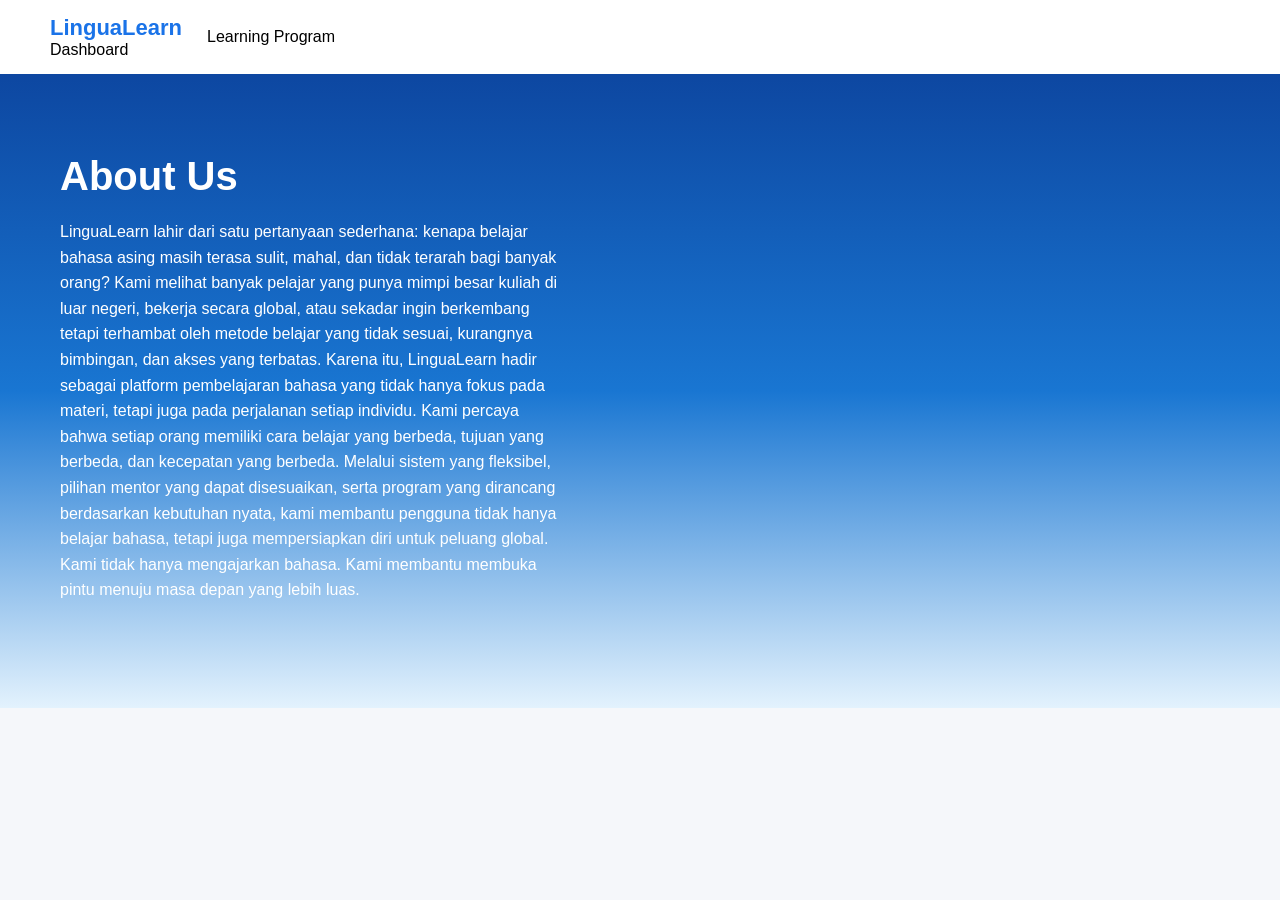
<file: aboutus.html>
<!DOCTYPE html>
<html lang="en">
<head>
  <meta charset="UTF-8">
  <title>Platform bimbingan kuliah dan kerja LinguaLearn</title>
  <style>
    * {
      margin: 0;
      padding: 0;
      box-sizing: border-box;
      font-family: 'Segoe UI', sans-serif;
    }

    body {
      background: #f5f7fa;
    }

    /* NAVBAR */
    .navbar {
      display: flex;
      justify-content: space-between;
      align-items: center;
      padding: 15px 50px;
      background: white;
      box-shadow: 0 2px 5px rgba(0,0,0,0.1);
    }

    .nav-left {
      display: flex;
      align-items: center;
      gap: 25px;
    }

    .logo {
      font-size: 22px;
      font-weight: bold;
      color: #1a73e8;
    }

    .nav-left a {
      text-decoration: none;
      color: #333;
      font-weight: 500;
    }

    .nav-right {
      display: flex;
      align-items: center;
      gap: 20px;
    }

    .nav-right a {
      text-decoration: none;
      color: #333;
    }

    .search-btn {
      background: #eee;
      padding: 8px 12px;
      border-radius: 8px;
      cursor: pointer;
    }

    .login-btn {
      background: #1a73e8;
      color: white;
      padding: 8px 15px;
      border-radius: 8px;
    }

    /* HERO SECTION */
    .hero {
      display: flex;
      justify-content: space-between;
      align-items: center;
      padding: 80px 60px;
      color: white;

      /* GRADIENT MIRIP GAMBAR */
      background: linear-gradient(
        to bottom,
        #0d47a1 0%,
        #1976d2 50%,
        #e3f2fd 100%
      );
    }

    .hero-text {
      max-width: 500px;
    }

    .hero-text h1 {
      font-size: 40px;
      margin-bottom: 20px;
    }

    .hero-text p {
      margin-bottom: 25px;
      line-height: 1.6;
    }

    .cta-btn {
      background: orange;
      border: none;
      padding: 12px 25px;
      border-radius: 10px;
      font-weight: bold;
      cursor: pointer;
    }

    /* CARD FORM */
    
    .form-box {
      background: white;
      color: black;
      padding: 25px;
      border-radius: 12px;
      width: 320px;
    }

    .form-box h3 {
      margin-bottom: 15px;
    }

    .form-box input,
    .form-box select {
      width: 100%;
      padding: 10px;
      margin-bottom: 10px;
      border-radius: 8px;
      border: 1px solid #ccc;
    }

    .form-box button {
      width: 100%;
      background: orange;
      border: none;
      padding: 12px;
      border-radius: 8px;
      font-weight: bold;
      cursor: pointer;
    }

    /* LANGUAGE FLAGS */
    .languages {
      display: flex;
      gap: 20px;
      margin-top: 40px;
    }

    .lang-card {
      text-align: center;
      background: white;
      padding: 15px;
      border-radius: 12px;
      width: 100px;
      box-shadow: 0 4px 10px rgba(0,0,0,0.1);
    }

    .lang-card img {
      width: 50px;
      height: 50px;
      border-radius: 50%;
    }

    .lang-card p {
      margin-top: 8px;
      font-size: 14px;
    }

  </style>
</head>
<body>

<!-- NAVBAR -->
<div class="navbar">

    <div class="nav-left">
        <div class="logo-row">
            <div class="logo">LinguaLearn</div>
            <div class="dashboard">Dashboard</div>
        </div>
        <div class="sub-text">Learning Program</div>
    </div>
</div>

    <!-- HERO -->
<div class="hero">
       <div class="hero-text">
      <h1>About Us</h1>
      <p>
        LinguaLearn lahir dari satu pertanyaan sederhana:
kenapa belajar bahasa asing masih terasa sulit, mahal, dan tidak terarah bagi banyak orang?

Kami melihat banyak pelajar yang punya mimpi besar kuliah di luar negeri, bekerja secara global, atau sekadar ingin berkembang tetapi terhambat oleh metode belajar yang tidak sesuai, kurangnya bimbingan, dan akses yang terbatas.

Karena itu, LinguaLearn hadir sebagai platform pembelajaran bahasa yang tidak hanya fokus pada materi, tetapi juga pada perjalanan setiap individu. Kami percaya bahwa setiap orang memiliki cara belajar yang berbeda, tujuan yang berbeda, dan kecepatan yang berbeda.

Melalui sistem yang fleksibel, pilihan mentor yang dapat disesuaikan, serta program yang dirancang berdasarkan kebutuhan nyata, kami membantu pengguna tidak hanya belajar bahasa, tetapi juga mempersiapkan diri untuk peluang global.

Kami tidak hanya mengajarkan bahasa.
Kami membantu membuka pintu menuju masa depan yang lebih luas.
      </p>

    </div>

</div>
</file>
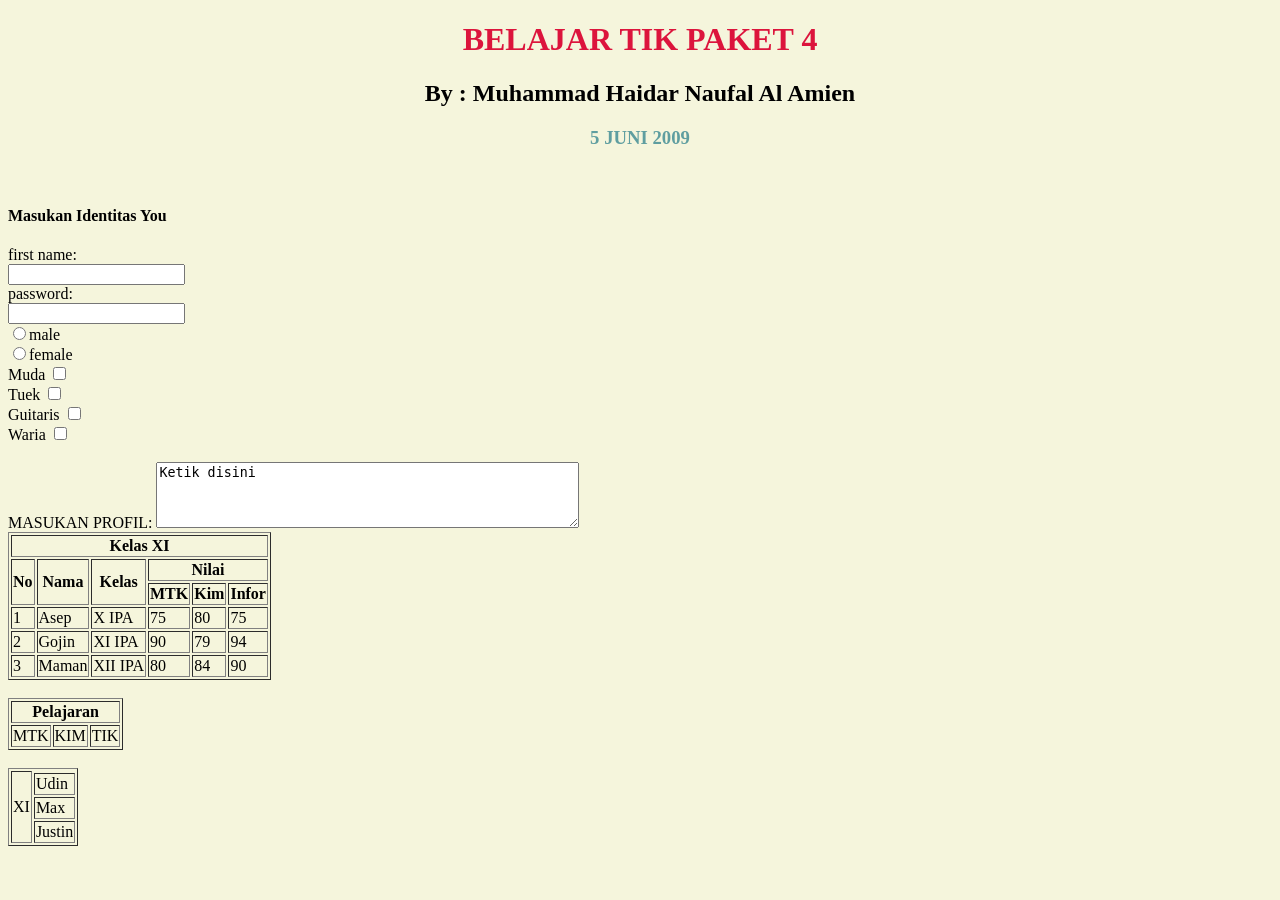
<file: baru.html>
<!DOCTYPE html>
<html>
<head>
     <title>TIK Belajar</title>
</head>
<style>
    body{
        background-color: beige;
        h1{color: crimson;}
        h3{color: cadetblue;}
    }
</style>
<body>
    
<center>
<h1>BELAJAR TIK PAKET 4</h1>
<h2>By : Muhammad Haidar Naufal Al Amien
</h2>
<h3>5 JUNI 2009</h3>
</center>
<br>
<h4>Masukan Identitas You</h4>
<form>
     <label for="">first name:</label>
     <br>
     <input type="text" id=""name=""value="">
     <br>
     <label for="">password:</label>
     <br>
     <input type="password" id=""name=""value=""> <br>

     <label>
          <input type="radio"value="male">male<br>
     </label>
     <label>
     <input type="radio"value="female">female<br>
     </label>

     <radio>Muda</label>
     <input type="checkbox"><br>
     <radio>Tuek</label>
     <input type="checkbox"><br>
     <radio>Guitaris</label>
     <input type="checkbox"><br>
     <radio>Waria</label>
     <input type="checkbox"><br>

     <br>
     <label for="">MASUKAN PROFIL:</label>
<textarea id="" name="" rows="4" cols="50">
Ketik disini
</textarea>


     </form>

    
     <table border="1">
        <tr>

            <th colspan="6">Kelas XI</th>

        </tr>
        <tr>
            <th rowspan="2">No</th>
            <th rowspan="2">Nama</th>
            <th rowspan="2">Kelas</th>
            <th colspan="3">Nilai</th>

        </tr>
         <tr>
          <th>MTK</th>
          <th>Kim</th>
          <th>Infor</th>
     </tr>
        <tr> 
            <td>1</td>
            <td>Asep</td>
            <td>X IPA</td>
            <td>75</td>
            <td>80</td>
            <td>75</td>
        </tr>
        <tr> 
            <td>2</td>
            <td>Gojin</td>
            <td>XI IPA</td>
            <td>90</td>
            <td>79</td>
            <td>94</td>
        </tr>
        <tr> 
            <td>3</td>
            <td>Maman</td>
            <td>XII IPA</td>
            <td>80</td>
            <td>84</td>
            <td>90</td>
        </tr>
       
        </table>
        <br>
        <table border="1">
            <tr>
                <th colspan="4">Pelajaran</th>
            <tr>
                <td rowspan="2">MTK</td>
                <td rowspan="2">KIM</td>
                <td rowspan="2">TIK</td>
            </tr>
        </table>
        <br>
        <table border="1">
            <tr> 
                <td rowspan="4">XI</td>
            </tr>
            <tr>
                <td>Udin</td>
             <tr>
                <td>Max</td>
             <tr>
                <td>Justin</td>
            </tr>
        </table>
</file>
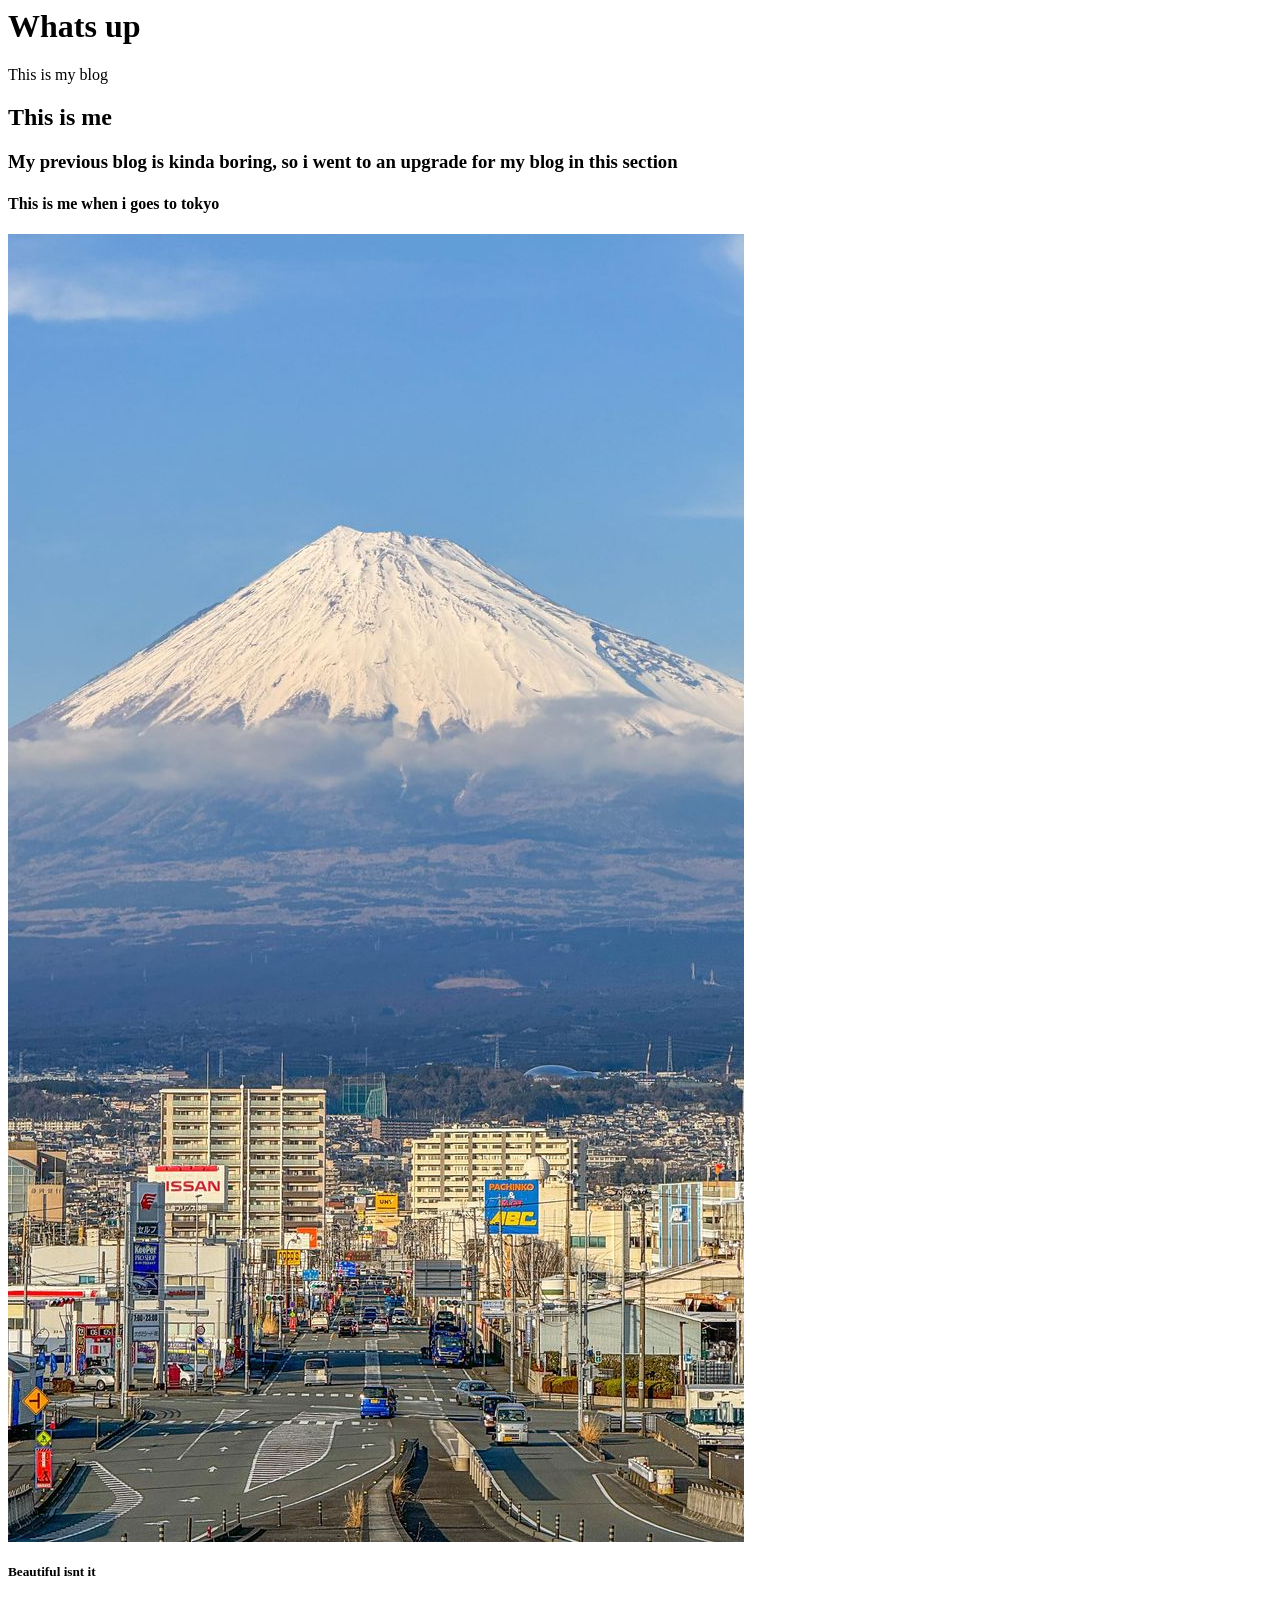
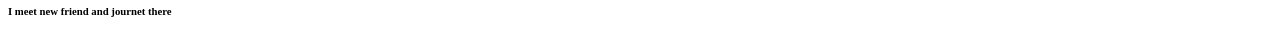
<file: hoho.html>
<html>
    <head>
        <meta charset="utf-8">
        <meta name="viewport" content="width=device-width, initial-scale=1">
        <title>CSS ngus ngus</title>

        <link rel="stylesheet" href="style.css">

    </head>
<body>
    <h1>Whats up</h1>
    <p>This is my blog</p>
    <h2 class="me">This is me</h2>
    <h3 class="me">My previous blog is kinda boring, so i went to an upgrade for my blog in this section</h2>
    <h4 class="me">This is me when i goes to tokyo</h4>
    <div class="foto">
        <img src="Fuji.jpg"/>
    </div>
    <h5 class="me">Beautiful isnt it</h5>
    <h6 class="me">I meet new friend and journet there</h6>

</body>

</html>
</file>
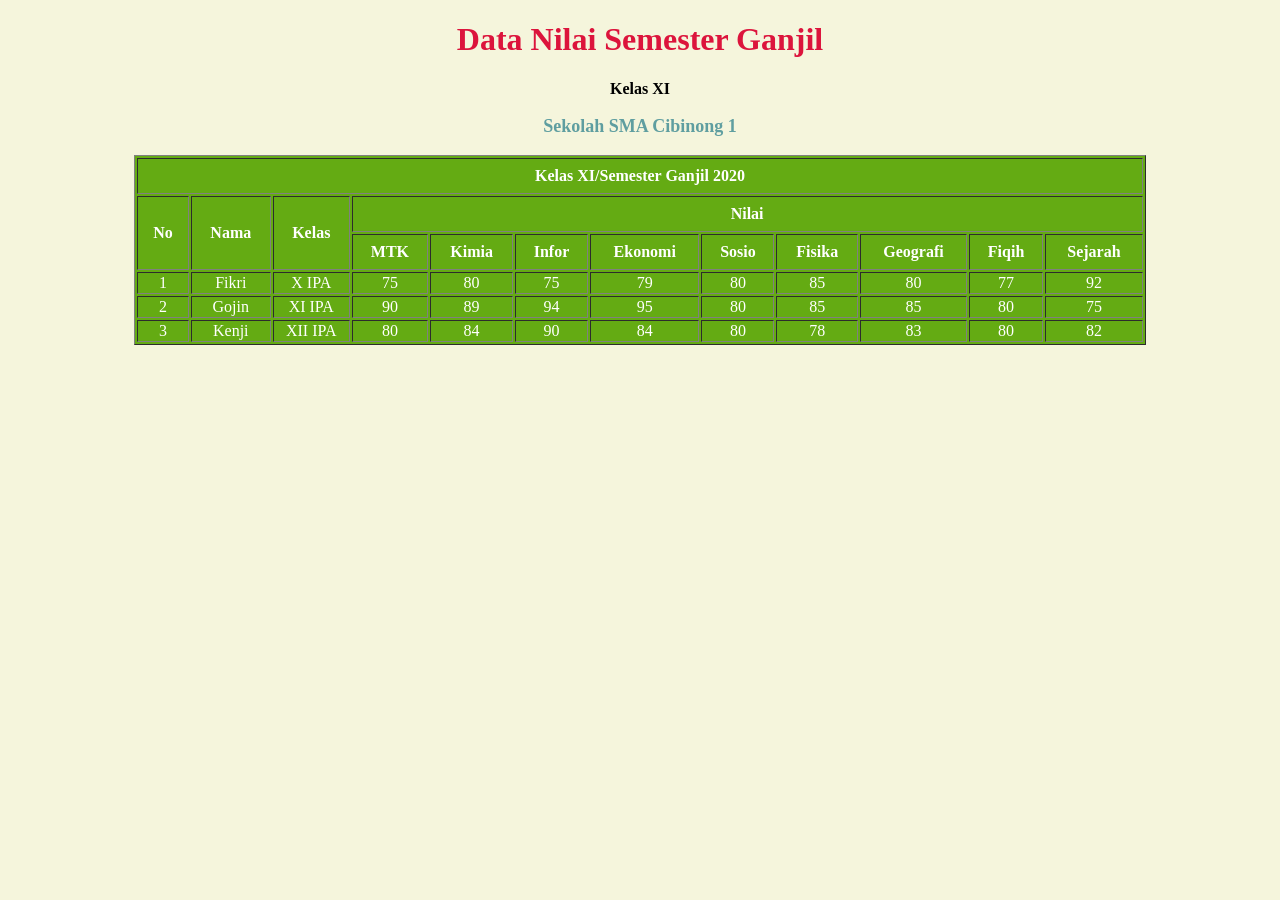
<file: jagocoding.html>
<!DOCTYPE html>
<head>
    <body>
        <title>Penilaian Semester</title>
</head>
<style>
    body{
        background-color: beige;
        h1{color: crimson;}
        h3{color: cadetblue;}
    }

    table{
        font-family: 'Times New Roman', Times, serif;
        width: 80%;
        background-color: rgb(100, 171, 19);
        color: white;
    }

    th, tr {
        padding: 8px;
        text-align: center;
    }

</style>
<body>
    <center>
<h1>Data Nilai Semester Ganjil</h1>
<h2 style="font-size: medium;">Kelas XI</h2>
<h3 style="font-size: large;">Sekolah SMA Cibinong 1</h3>

<table border="1">
        <tr>

            <th colspan="13">Kelas XI/Semester Ganjil 2020</th>

        </tr>
        <tr>
            <th rowspan="2">No</th>
            <th rowspan="2">Nama</th>
            <th rowspan="2">Kelas</th>
            <th colspan="9">Nilai</th>

        </tr>
         <tr>
          <th>MTK</th>
          <th>Kimia</th>
          <th>Infor</th>
          <th>Ekonomi</th>
          <th>Sosio</th>
          <th>Fisika</th>
          <th>Geografi</th>
          <th>Fiqih</th>
          <th>Sejarah</th>
     </tr>
        <tr> 
            <td>1</td>
            <td>Fikri</td>
            <td>X IPA</td>
            <td>75</td>
            <td>80</td>
            <td>75</td>
            <td>79</td>
            <td>80</td>
            <td>85</td>
            <td>80</td>
            <td>77</td>
           <td>92</td>
        </tr>
        <tr> 
            <td>2</td>
            <td>Gojin</td>
            <td>XI IPA</td>
            <td>90</td>
            <td>89</td>
            <td>94</td>
            <td>95</td>
            <td>80</td>
            <td>85</td>
            <td>85</td>
            <td>80</td>
            <td>75</td>
        </tr>
        <tr> 
            <td>3</td>
            <td>Kenji</td>
            <td>XII IPA</td>
            <td>80</td>
            <td>84</td>
            <td>90</td>
            <td>84</td>
            <td>80</td>
            <td>78</td>
            <td>83</td>
            <td>80</td>
            <td>82</td>
        </tr>
       
        </table>
        
    </body>
</head>
</file>
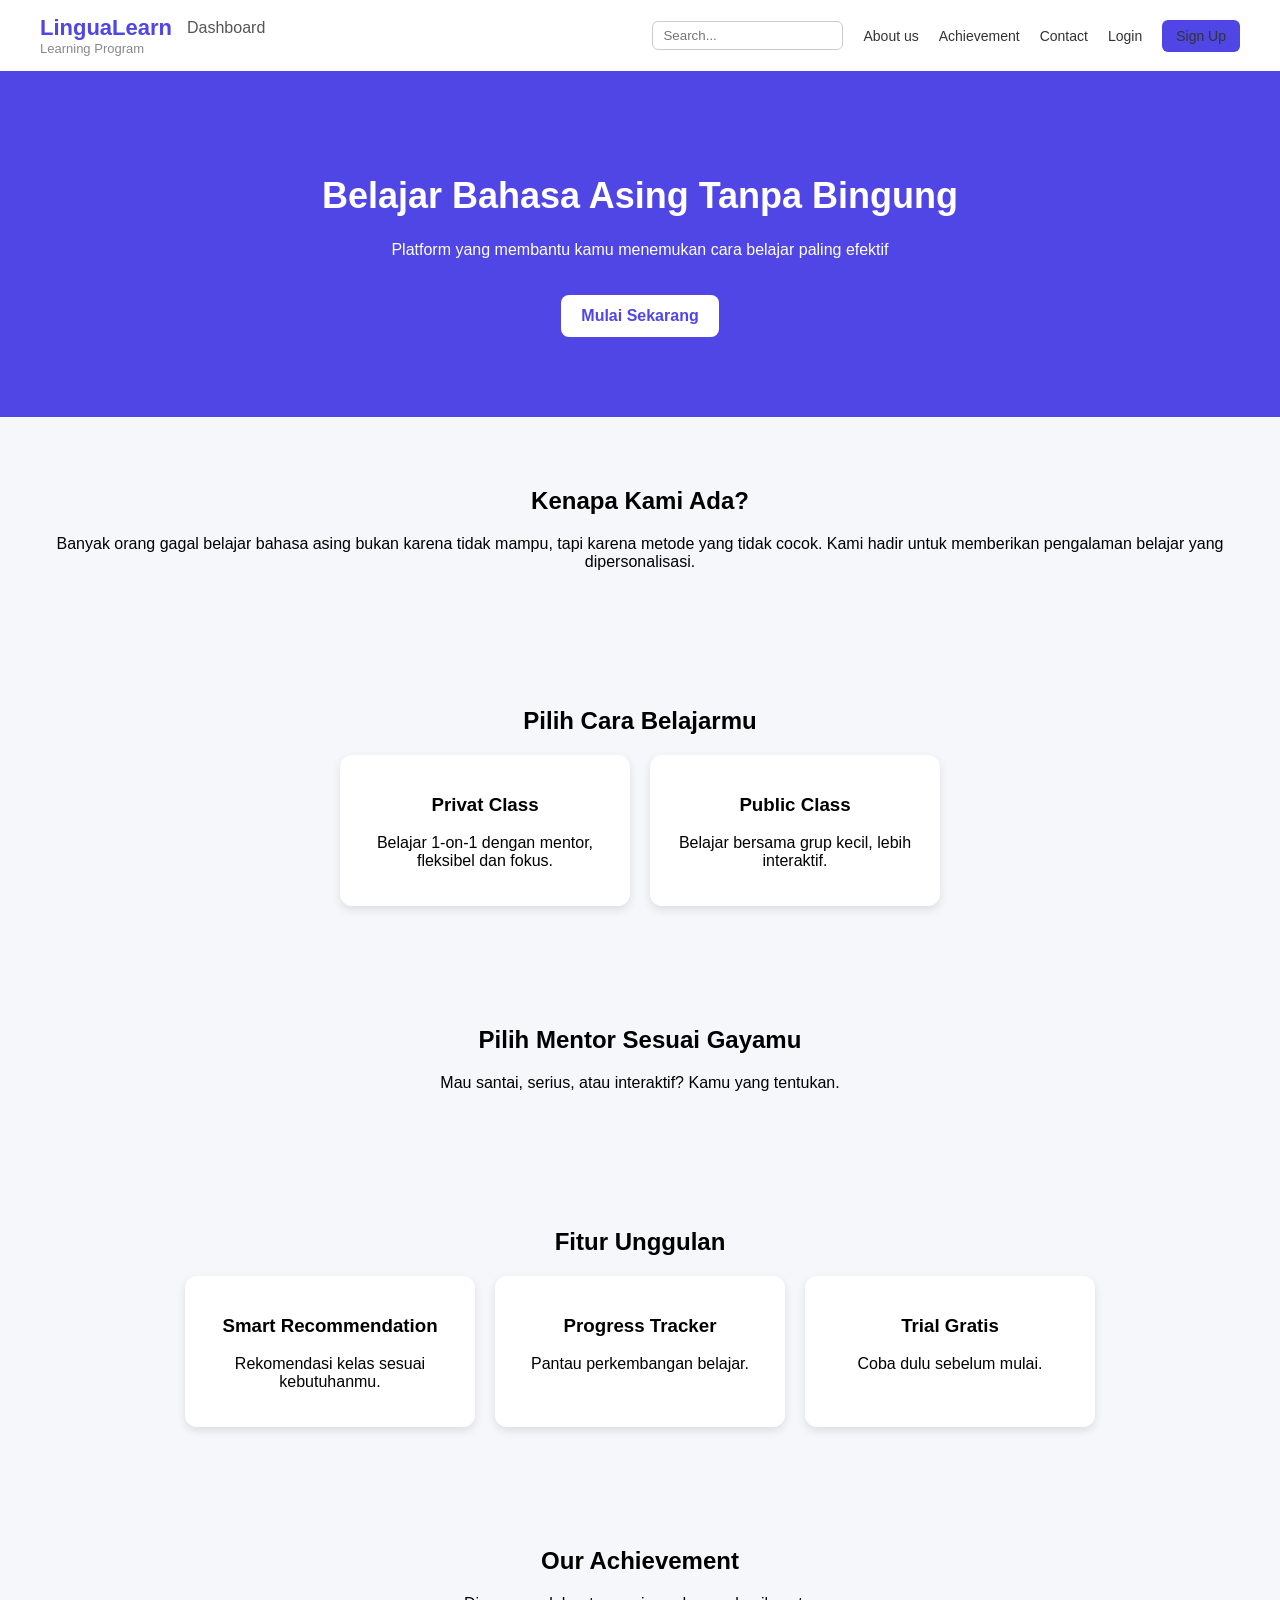
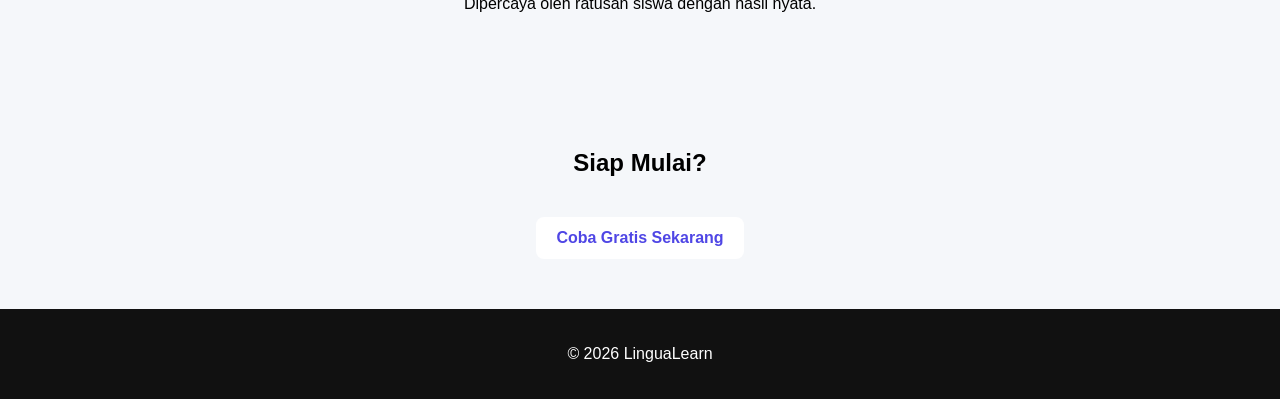
<file: LinguaLearn.html>
<!DOCTYPE html>
<html lang="en">
<head>
<meta charset="UTF-8">
<meta name="viewport" content="width=device-width, initial-scale=1.0">
<title>LinguaLearn</title>

<style>
body {
    margin: 0;
    font-family: Arial, sans-serif;
    background: #f5f7fa;
}

/* NAVBAR */
.navbar {
    display: flex;
    justify-content: space-between;
    align-items: center;
    padding: 15px 40px;
    background: white;
    box-shadow: 0 2px 8px rgba(0,0,0,0.05);
}

.nav-left {
    display: flex;
    flex-direction: column;
}

.logo-row {
    display: flex;
    align-items: center;
    gap: 15px;
}

.logo {
    font-size: 22px;
    font-weight: bold;
    color: #4f46e5;
}

.dashboard {
    font-size: 16px;
    color: #555;
    cursor: pointer;
}

.sub-text {
    font-size: 13px;
    color: #888;
}

/* RIGHT NAV */
.nav-right {
    display: flex;
    align-items: center;
    gap: 20px;
}

.nav-right a {
    text-decoration: none;
    color: #333;
    font-size: 14px;
}

.search-box {
    padding: 6px 10px;
    border-radius: 6px;
    border: 1px solid #ccc;
}

.login-btn {
    background: #4f46e5;
    color: white;
    padding: 8px 14px;
    border-radius: 6px;
    text-decoration: none;
}

/* HERO */
.hero {
    text-align: center;
    padding: 80px 20px;
    background: #4f46e5;
    color: white;
}

.hero h1 {
    font-size: 36px;
}

.hero p {
    margin-top: 10px;
}

/* BUTTON */
.btn {
    margin-top: 20px;
    display: inline-block;
    padding: 12px 20px;
    background: white;
    color: #4f46e5;
    border-radius: 8px;
    text-decoration: none;
    font-weight: bold;
}

/* SECTION */
section {
    padding: 50px 20px;
    text-align: center;
}

.cards {
    display: flex;
    justify-content: center;
    gap: 20px;
    flex-wrap: wrap;
}

.card {
    background: white;
    padding: 20px;
    border-radius: 12px;
    width: 250px;
    box-shadow: 0 4px 10px rgba(0,0,0,0.1);
}

/* FOOTER */
footer {
    background: #111;
    color: white;
    text-align: center;
    padding: 20px;
}
</style>
</head>

<body>

<!-- NAVBAR -->
<div class="navbar">

    <div class="nav-left">
        <div class="logo-row">
            <div class="logo">LinguaLearn</div>
            <div class="dashboard">Dashboard</div>
        </div>
        <div class="sub-text">Learning Program</div>
    </div>

    <div class="nav-right">
        <input type="text" placeholder="Search..." class="search-box">
        <a href="#">About us</a>
        <a href="#">Achievement</a>
        <a href="#">Contact</a>
        <a href="#">Login</a>
        <a href="#" class="login-btn">Sign Up</a>
    </div>

</div>

<!-- HERO -->
<div class="hero">
    <h1>Belajar Bahasa Asing Tanpa Bingung</h1>
    <p>Platform yang membantu kamu menemukan cara belajar paling efektif</p>
    <a href="#" class="btn">Mulai Sekarang</a>
</div>

<!-- TUJUAN -->
<section>
    <h2>Kenapa Kami Ada?</h2>
    <p>
        Banyak orang gagal belajar bahasa asing bukan karena tidak mampu,
        tapi karena metode yang tidak cocok. Kami hadir untuk memberikan
        pengalaman belajar yang dipersonalisasi.
    </p>
</section>

<!-- KELAS -->
<section>
    <h2>Pilih Cara Belajarmu</h2>
    <div class="cards">
        <div class="card">
            <h3>Privat Class</h3>
            <p>Belajar 1-on-1 dengan mentor, fleksibel dan fokus.</p>
        </div>
        <div class="card">
            <h3>Public Class</h3>
            <p>Belajar bersama grup kecil, lebih interaktif.</p>
        </div>
    </div>
</section>

<!-- MENTOR -->
<section>
    <h2>Pilih Mentor Sesuai Gayamu</h2>
    <p>Mau santai, serius, atau interaktif? Kamu yang tentukan.</p>
</section>

<!-- FITUR -->
<section>
    <h2>Fitur Unggulan</h2>
    <div class="cards">
        <div class="card">
            <h3>Smart Recommendation</h3>
            <p>Rekomendasi kelas sesuai kebutuhanmu.</p>
        </div>
        <div class="card">
            <h3>Progress Tracker</h3>
            <p>Pantau perkembangan belajar.</p>
        </div>
        <div class="card">
            <h3>Trial Gratis</h3>
            <p>Coba dulu sebelum mulai.</p>
        </div>
    </div>
</section>

<!-- ACHIEVEMENT -->
<section>
    <h2>Our Achievement</h2>
    <p>Dipercaya oleh ratusan siswa dengan hasil nyata.</p>
</section>

<!-- CTA -->
<section>
    <h2>Siap Mulai?</h2>
    <a href="#" class="btn">Coba Gratis Sekarang</a>
</section>

<!-- FOOTER -->
<footer>
    <p>© 2026 LinguaLearn</p>
</footer>

</body>
</html>
</file>
<file: style.css>
.jumbotron {
    background-color: azure; 
    
}
.about {
    background-color: #f5f5f5;
    padding: 80px 20px;
    text-align: center;
}

.about-container {
    max-width: 1000px;
    margin: auto;
}

.about h2 {
    font-size: 36px;
    margin-bottom: 20px;
}

.about p {
    max-width: 600px;
    margin: auto;
    color: #555;
    line-height: 1.6;
}

.about-grid {
    display: flex;
    justify-content: center;
    gap: 20px;
    margin-top: 40px;
    flex-wrap: wrap;
}

.about-card {
    background: white;
    padding: 20px;
    width: 250px;
    border-radius: 12px;
    box-shadow: 0 5px 15px rgba(0,0,0,0.1);
    transition: 0.3s;
}

.about-card:hover {
    transform: translateY(-5px);
}
</file>
